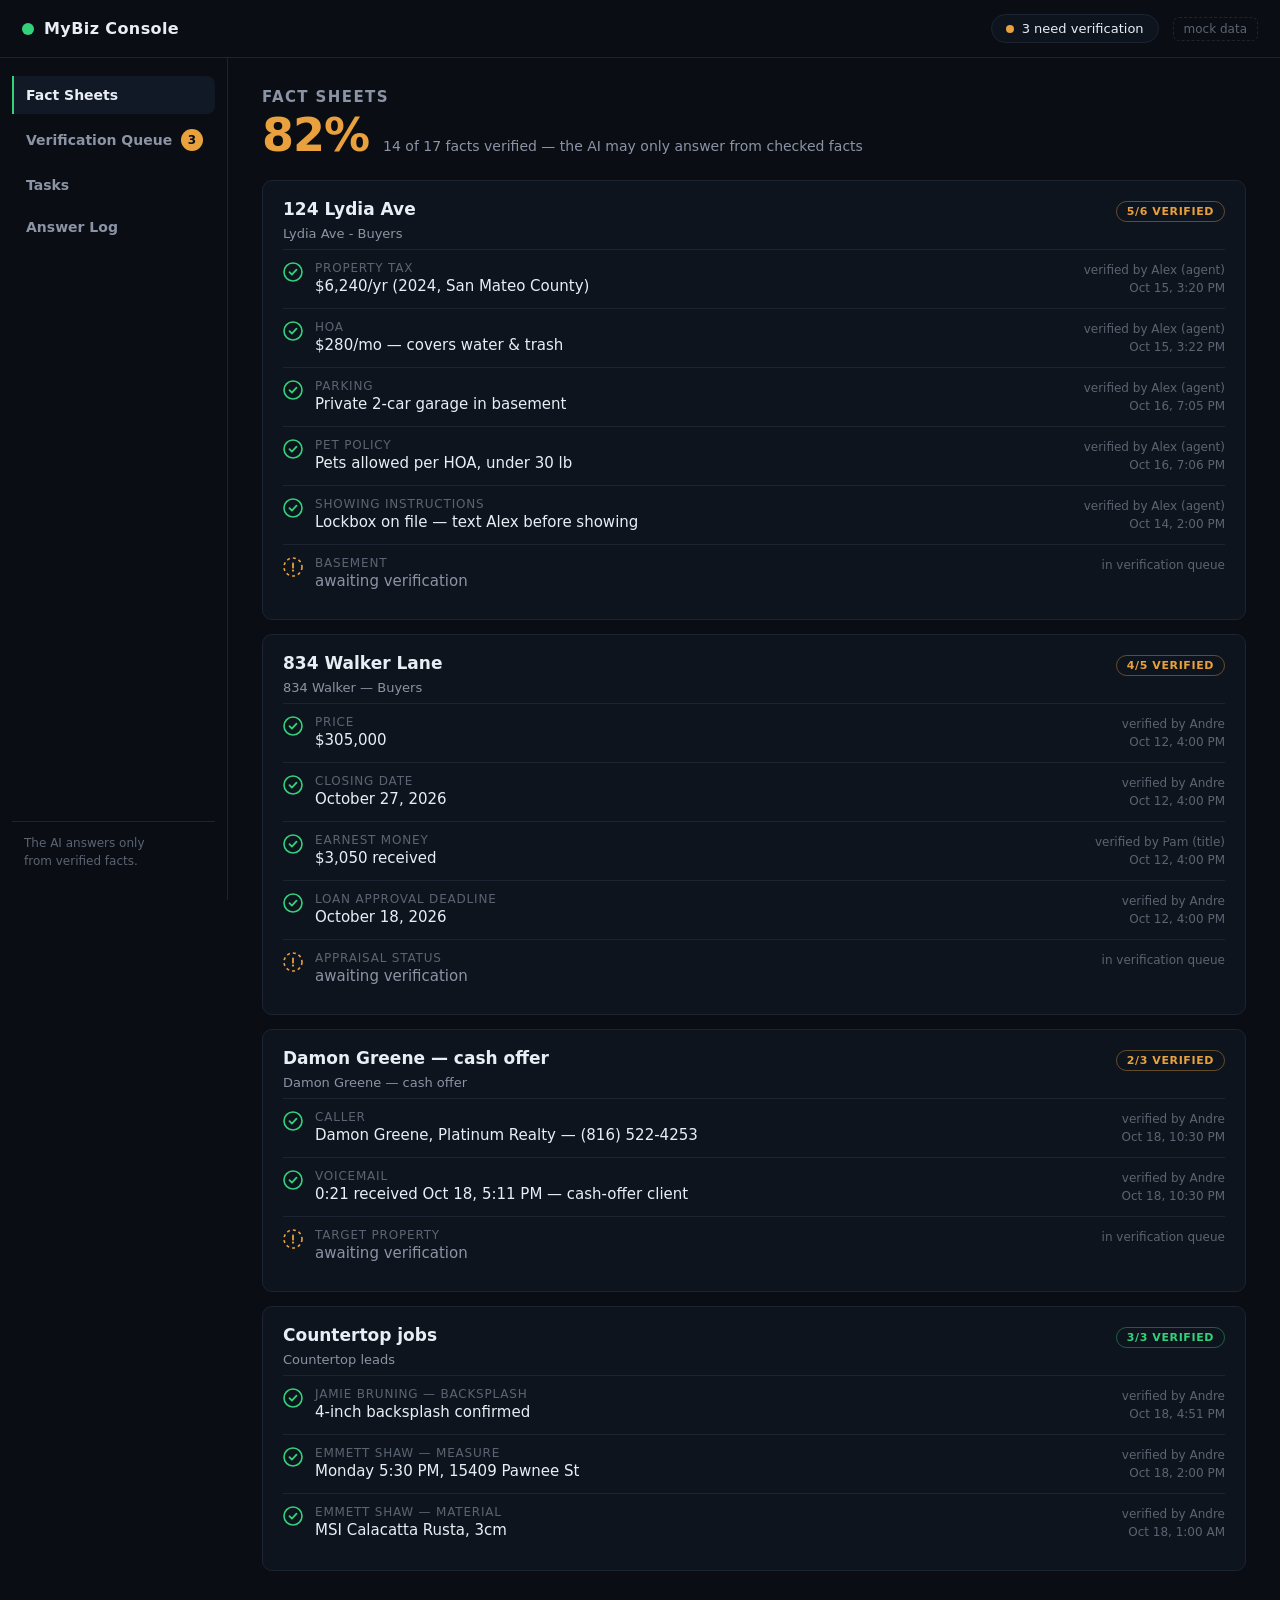
<file: index.html>
<!DOCTYPE html>
<html lang="en">
<head>
<meta charset="UTF-8" />
<meta name="viewport" content="width=device-width, initial-scale=1.0" />
<title>MyBiz Console — Verification</title>
<link rel="icon" href="data:," />
<link rel="stylesheet" href="styles.css" />
</head>
<body>

<header id="topbar">
  <div class="brand"><span class="brand-mark"></span>MyBiz Console</div>
  <div class="topbar-right">
    <span class="pill" id="verify-pill"><span class="pill-dot"></span><span id="verify-pill-text">loading</span></span>
    <span class="mock-note" id="mock-note">mock data</span>
  </div>
</header>

<div id="layout">
  <nav id="sidebar">
    <button class="nav-item active" data-section="facts"><span class="nav-label">Fact Sheets</span></button>
    <button class="nav-item" data-section="queue"><span class="nav-label">Verification Queue</span><span class="nav-badge" id="queue-badge"></span></button>
    <button class="nav-item" data-section="tasks"><span class="nav-label">Tasks</span></button>
    <button class="nav-item" data-section="answers"><span class="nav-label">Answer Log</span></button>
    <div class="sidebar-foot">The AI answers only<br />from verified facts.</div>
  </nav>
  <main id="content">
    <section id="section-facts" class="panel active"></section>
    <section id="section-queue" class="panel"></section>
    <section id="section-tasks" class="panel"></section>
    <section id="section-answers" class="panel"></section>
  </main>
</div>

<div id="error-banner" class="hidden"></div>

<script src="app.js"></script>
</body>
</html>
</file>
<file: styles.css>
:root {
  --bg: #0a0e14;
  --panel: #0e141d;
  --panel-2: #111927;
  --line: #1c2431;
  --ink: #e9eef5;
  --muted: #8b94a5;
  --faint: #5b6472;
  --green: #34d17b;
  --amber: #e8a13c;
  --red: #e5604f;
  --accent: #4d7cfe;
}

* { box-sizing: border-box; }

html, body {
  margin: 0;
  padding: 0;
  min-height: 100%;
  background: var(--bg);
  color: var(--ink);
  font-family: "Segoe UI", system-ui, -apple-system, "Helvetica Neue", Arial, sans-serif;
  -webkit-font-smoothing: antialiased;
}

/* ---------- top bar ---------- */
#topbar {
  height: 58px;
  display: flex;
  align-items: center;
  justify-content: space-between;
  padding: 0 22px;
  border-bottom: 1px solid var(--line);
  position: sticky;
  top: 0;
  background: var(--bg);
  z-index: 20;
}

.brand {
  display: flex;
  align-items: center;
  gap: 10px;
  font-size: 16px;
  font-weight: 700;
  letter-spacing: 0.4px;
}

.brand-mark {
  width: 12px;
  height: 12px;
  border-radius: 50%;
  background: var(--green);
  display: inline-block;
}

.topbar-right {
  display: flex;
  align-items: center;
  gap: 14px;
}

.pill {
  display: inline-flex;
  align-items: center;
  gap: 8px;
  border: 1px solid var(--line);
  border-radius: 999px;
  padding: 6px 14px;
  font-size: 13px;
  color: var(--ink);
  background: var(--panel);
}

.pill-dot {
  width: 8px;
  height: 8px;
  border-radius: 50%;
  background: var(--amber);
}

.pill.clear .pill-dot { background: var(--green); }

.mock-note {
  font-size: 12px;
  color: var(--faint);
  border: 1px dashed var(--line);
  border-radius: 6px;
  padding: 4px 10px;
}

/* ---------- layout ---------- */
#layout {
  display: flex;
  min-height: calc(100vh - 58px);
}

#sidebar {
  width: 228px;
  flex: 0 0 228px;
  border-right: 1px solid var(--line);
  padding: 18px 12px;
  display: flex;
  flex-direction: column;
  gap: 4px;
  position: sticky;
  top: 58px;
  height: calc(100vh - 58px);
}

.nav-item {
  display: flex;
  align-items: center;
  justify-content: space-between;
  width: 100%;
  background: none;
  border: none;
  border-left: 2px solid transparent;
  color: var(--muted);
  font-size: 14px;
  font-weight: 600;
  padding: 11px 12px;
  border-radius: 0 8px 8px 0;
  cursor: pointer;
  text-align: left;
  font-family: inherit;
}

.nav-item:hover { color: var(--ink); background: var(--panel); }

.nav-item.active {
  color: var(--ink);
  background: var(--panel-2);
  border-left-color: var(--green);
}

.nav-badge {
  min-width: 22px;
  height: 22px;
  border-radius: 999px;
  background: var(--amber);
  color: #0a0e14;
  font-size: 12px;
  font-weight: 700;
  display: inline-flex;
  align-items: center;
  justify-content: center;
  padding: 0 6px;
}

.nav-badge.zero { background: var(--line); color: var(--muted); }

.sidebar-foot {
  margin-top: auto;
  padding: 12px;
  font-size: 12px;
  line-height: 1.5;
  color: var(--faint);
  border-top: 1px solid var(--line);
}

#content {
  flex: 1;
  padding: 30px 34px 60px;
  max-width: 1060px;
}

.panel { display: none; }
.panel.active { display: block; }

/* ---------- section headers ---------- */
.section-head { margin-bottom: 22px; }

.section-head h2 {
  margin: 0 0 4px;
  font-size: 15px;
  font-weight: 600;
  color: var(--muted);
  text-transform: uppercase;
  letter-spacing: 1.4px;
}

.hero {
  display: flex;
  align-items: baseline;
  gap: 14px;
  margin: 6px 0 0;
}

.hero-num {
  font-size: 46px;
  font-weight: 700;
  letter-spacing: -1px;
  line-height: 1;
}

.hero-num.green { color: var(--green); }
.hero-num.amber { color: var(--amber); }
.hero-num.plain { color: var(--ink); }

.hero-sub { font-size: 14px; color: var(--muted); }

/* ---------- cards ---------- */
.card {
  background: var(--panel);
  border: 1px solid var(--line);
  border-radius: 10px;
  padding: 18px 20px;
  margin-bottom: 14px;
}

.card.flash {
  border-color: var(--green);
  transition: border-color 0.3s;
}

.card-head {
  display: flex;
  align-items: baseline;
  justify-content: space-between;
  gap: 12px;
  margin-bottom: 4px;
}

.card-title { font-size: 17px; font-weight: 700; }
.card-sub { font-size: 13px; color: var(--muted); }

/* ---------- fact rows ---------- */
.fact-row {
  display: flex;
  align-items: flex-start;
  gap: 12px;
  padding: 11px 0;
  border-top: 1px solid var(--line);
}

.fact-row:first-of-type { border-top: none; }

.fact-icon {
  flex: 0 0 20px;
  width: 20px;
  height: 20px;
  margin-top: 1px;
}

.fact-body { flex: 1; min-width: 0; }
.fact-label { font-size: 12px; color: var(--faint); text-transform: uppercase; letter-spacing: 0.8px; margin-bottom: 2px; }
.fact-value { font-size: 15px; }
.fact-row.unverified .fact-value { color: var(--muted); }

.fact-meta {
  flex: 0 0 auto;
  text-align: right;
  font-size: 12px;
  color: var(--faint);
  line-height: 1.5;
  max-width: 220px;
}

.badge {
  display: inline-block;
  font-size: 11px;
  font-weight: 700;
  letter-spacing: 0.6px;
  text-transform: uppercase;
  padding: 3px 10px;
  border-radius: 999px;
  border: 1px solid var(--line);
  color: var(--muted);
  white-space: nowrap;
}

.badge.green { color: var(--green); border-color: rgba(52, 209, 123, 0.4); }
.badge.amber { color: var(--amber); border-color: rgba(232, 161, 60, 0.4); }

/* ---------- queue ---------- */
.queue-question {
  font-size: 17px;
  font-weight: 600;
  line-height: 1.45;
  margin: 2px 0 8px;
}

.queue-meta { font-size: 13px; color: var(--muted); margin-bottom: 4px; }
.queue-wait { font-size: 13px; color: var(--amber); font-weight: 600; margin-bottom: 12px; }

.btn-row { display: flex; gap: 10px; }

button.btn {
  font-family: inherit;
  font-size: 13px;
  font-weight: 600;
  padding: 8px 18px;
  border-radius: 8px;
  cursor: pointer;
  border: 1px solid var(--line);
  background: transparent;
  color: var(--ink);
}

button.btn:hover { background: var(--panel-2); }

button.btn.primary {
  border-color: rgba(52, 209, 123, 0.55);
  color: var(--green);
}

button.btn.primary:hover { background: rgba(52, 209, 123, 0.08); }

.verify-form { margin-top: 12px; border-top: 1px solid var(--line); padding-top: 14px; }

.verify-form .form-label {
  font-size: 13px;
  color: var(--muted);
  margin-bottom: 8px;
}

.verify-form textarea {
  width: 100%;
  min-height: 76px;
  background: var(--bg);
  border: 1px solid var(--line);
  border-radius: 8px;
  color: var(--ink);
  font-family: inherit;
  font-size: 14px;
  padding: 10px 12px;
  resize: vertical;
  margin-bottom: 10px;
}

.verify-form textarea:focus { outline: none; border-color: var(--green); }

.empty-state {
  border: 1px dashed var(--line);
  border-radius: 10px;
  padding: 34px 20px;
  text-align: center;
  color: var(--muted);
  font-size: 14px;
}

/* ---------- task board ---------- */
.board {
  display: grid;
  grid-template-columns: repeat(3, 1fr);
  gap: 14px;
  align-items: start;
}

.board-col {
  background: var(--panel);
  border: 1px solid var(--line);
  border-radius: 10px;
  padding: 14px;
  min-height: 180px;
}

.board-col h3 {
  margin: 0 0 12px;
  font-size: 12px;
  text-transform: uppercase;
  letter-spacing: 1.2px;
  color: var(--muted);
  display: flex;
  align-items: center;
  justify-content: space-between;
}

.col-count {
  background: var(--panel-2);
  border: 1px solid var(--line);
  border-radius: 999px;
  font-size: 12px;
  padding: 1px 9px;
  color: var(--ink);
}

.task-card {
  background: var(--panel-2);
  border: 1px solid var(--line);
  border-radius: 8px;
  padding: 12px 14px;
  margin-bottom: 10px;
}

.task-card:last-child { margin-bottom: 0; }

.task-title { font-size: 14px; font-weight: 600; line-height: 1.4; margin-bottom: 6px; }
.task-meta { font-size: 12px; color: var(--faint); }

.task-card.done-card { opacity: 0.62; }
.task-card.done-card .task-title { text-decoration: line-through; }

/* ---------- answer log ---------- */
.answer-snippet {
  font-size: 15px;
  line-height: 1.55;
  margin: 2px 0 10px;
  padding-left: 14px;
  border-left: 2px solid var(--line);
  color: var(--ink);
}

.answer-meta {
  display: flex;
  align-items: center;
  flex-wrap: wrap;
  gap: 10px;
  font-size: 13px;
  color: var(--muted);
}

.cite-link {
  color: var(--accent);
  cursor: pointer;
  font-weight: 600;
  text-decoration: none;
  border-bottom: 1px dotted var(--accent);
}

.cite-link:hover { color: var(--ink); border-bottom-color: var(--ink); }

/* ---------- error ---------- */
#error-banner {
  position: fixed;
  top: 70px;
  left: 50%;
  transform: translateX(-50%);
  background: #2a1414;
  color: #f0a49a;
  border: 1px solid #5a2b26;
  padding: 10px 18px;
  border-radius: 8px;
  font-size: 14px;
  z-index: 40;
  max-width: 90vw;
}

#error-banner.hidden { display: none; }

@media (max-width: 900px) {
  #sidebar { display: none; }
  #content { padding: 22px 18px 50px; }
  .board { grid-template-columns: 1fr; }
}
</file>
